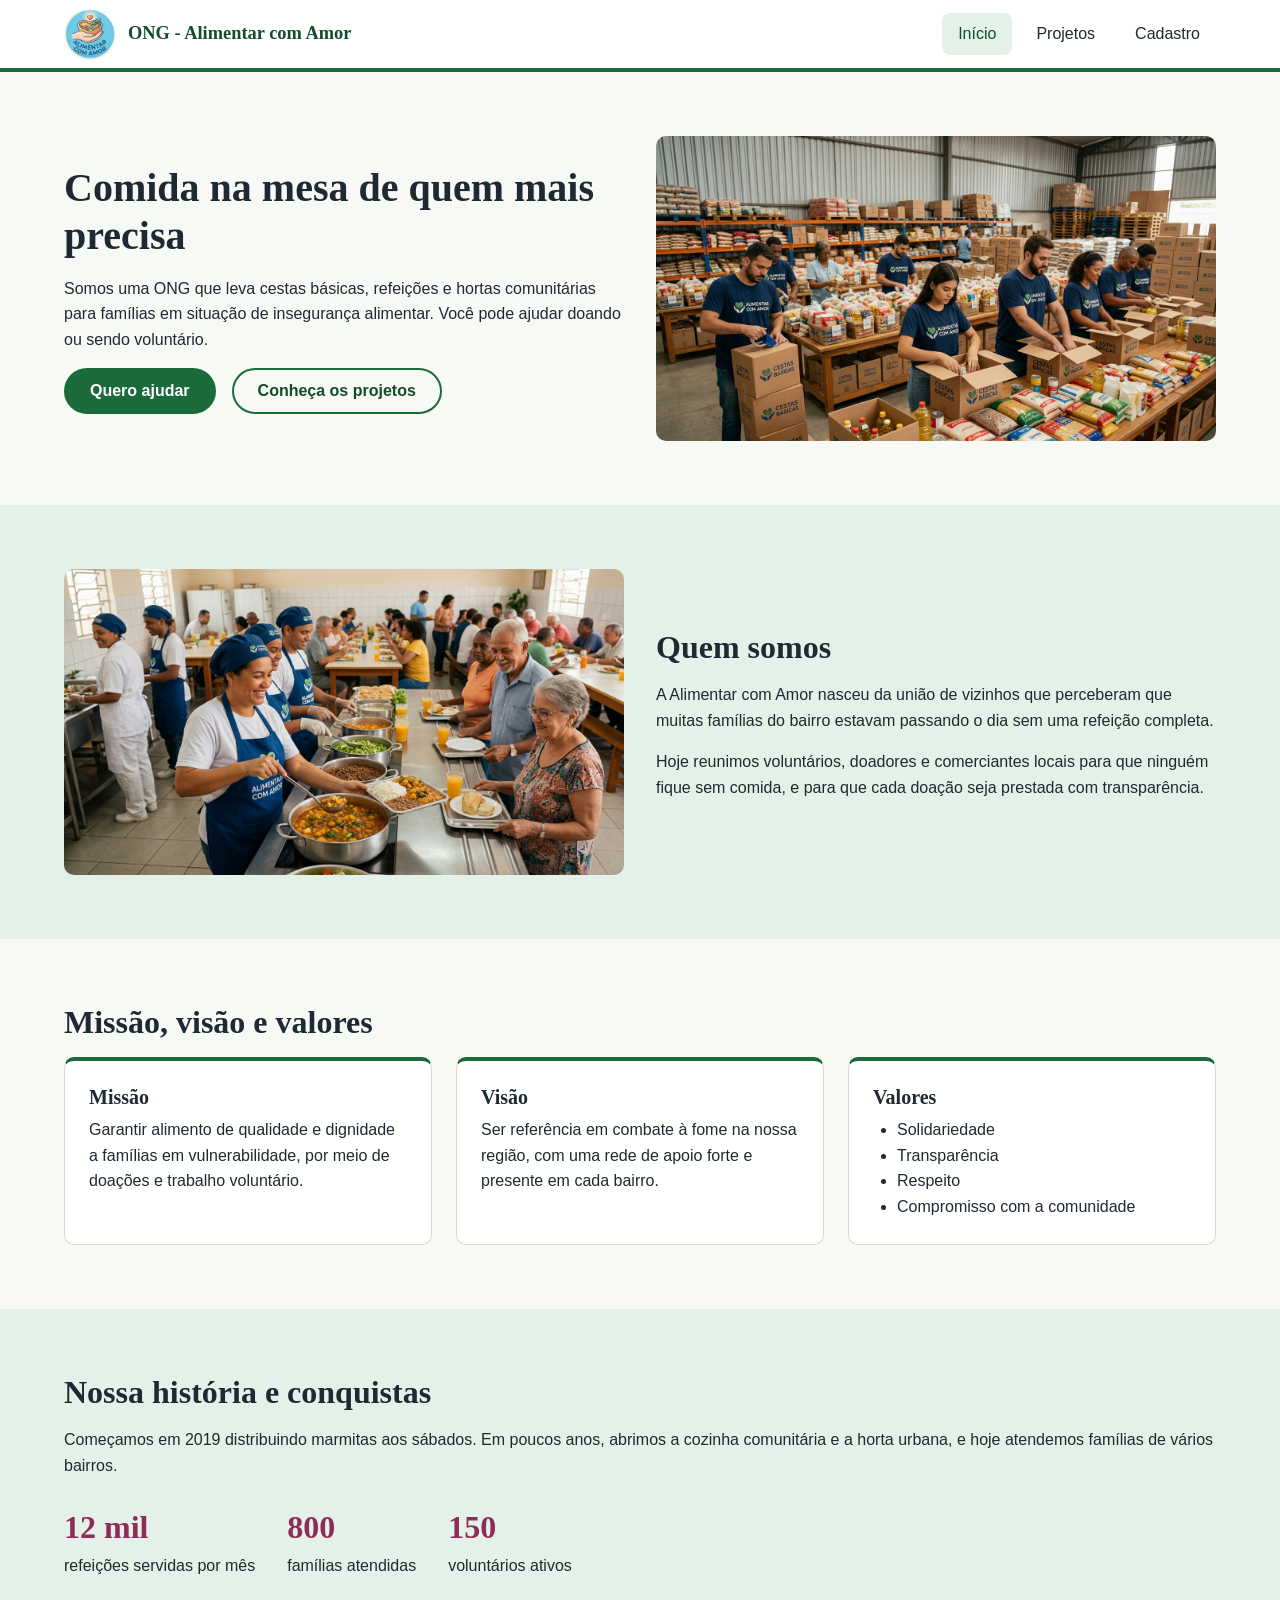
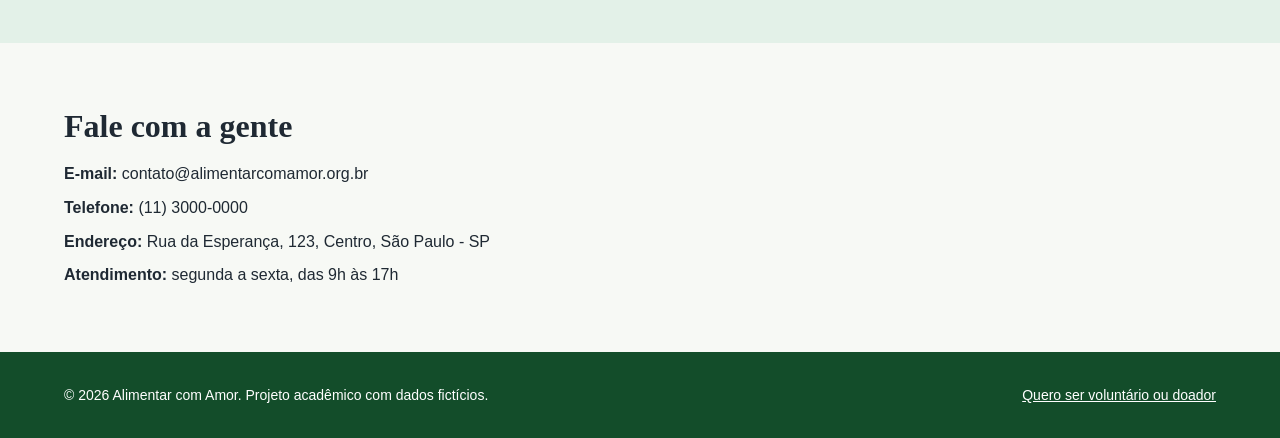
<file: index.html>
<!DOCTYPE html>
<html lang="pt-BR">
<head>
    <meta charset="UTF-8">
    <meta name="viewport" content="width=device-width, initial-scale=1.0">
    <meta name="description" content="Alimentar com Amor é uma ONG que combate a fome com cestas básicas, cozinha comunitária e horta urbana. Conheça nossa missão, nossa história e como falar com a gente.">
    <title>Página Inicial - Alimentar com Amor</title>
    <link rel="stylesheet" href="css/style.css">
</head>
<body>
    <!-- CABEÇALHO E MENU: copie este bloco igual para projetos.html e cadastro.html,
         mudando só a class="ativo" para o link da página atual -->
    <header class="topo">
        <div class="container">
            <a class="marca" href="index.html">
                <span class="logo">
                    <img src="imagens/projetos/logo.png" alt="Logo da ONG Alimentar com Amor">
                </span>
                <span>ONG - Alimentar com Amor</span>
            </a>
            <button type="button" class="hamburguer" id="botao-menu" aria-label="Abrir ou fechar o menu">&#9776;</button>
            <nav class="menu-principal" id="menu-principal">
                <ul class="menu">
                    <li><a href="index.html" class="ativo">Início</a></li>
                    <li class="tem-submenu">
                        <a href="projetos.html">Projetos</a>
                        <ul class="submenu">
                            <li><a href="projetos.html#voluntariado">Voluntariado</a></li>
                            <li><a href="projetos.html#como-doar">Como doar</a></li>
                        </ul>
                    </li>
                    <li><a href="cadastro.html">Cadastro</a></li>
                </ul>
            </nav>
        </div>
    </header>

    <main>
        <section class="secao hero">
            <div class="container">
                <div>
                    <h1>Comida na mesa de quem mais precisa</h1>
                    <p>Somos uma ONG que leva cestas básicas, refeições e hortas comunitárias para famílias em situação de insegurança alimentar. Você pode ajudar doando ou sendo voluntário.</p>
                    <div class="grupo-botoes">
                        <a class="botao" href="cadastro.html">Quero ajudar</a>
                        <a class="botao botao-sec" href="projetos.html">Conheça os projetos</a>
                    </div>
                </div>
                <picture>
                    <source srcset="imagens/index/hero.jpg" type="image/jpg">
                    <img src="imagens/index/hero.jpg" alt="Voluntários montando cestas básicas em um galpão da ONG">
                </picture>
            </div>
        </section>

        <section class="secao secao-clara quem-somos" id="quem-somos">
            <div class="container">
                <picture>
                    <source srcset="imagens/index/quem-somos.jpg" type="image/jpg">
                    <img src="imagens/index/quem-somos.jpg" alt="Equipe da cozinha comunitária servindo o almoço">
                </picture>
                <div>
                    <h2>Quem somos</h2>
                    <p>A Alimentar com Amor nasceu da união de vizinhos que perceberam que muitas famílias do bairro estavam passando o dia sem uma refeição completa.</p>
                    <p>Hoje reunimos voluntários, doadores e comerciantes locais para que ninguém fique sem comida, e para que cada doação seja prestada com transparência.</p>
                </div>
            </div>
        </section>

        <section class="secao" id="missao-visao-valores">
            <div class="container">
                <h2>Missão, visão e valores</h2>
                <div class="grade">
                    <article class="cartao col-md-6 col-lg-4">
                        <h3>Missão</h3>
                        <p>Garantir alimento de qualidade e dignidade a famílias em vulnerabilidade, por meio de doações e trabalho voluntário.</p>
                    </article>
                    <article class="cartao col-md-6 col-lg-4">
                        <h3>Visão</h3>
                        <p>Ser referência em combate à fome na nossa região, com uma rede de apoio forte e presente em cada bairro.</p>
                    </article>
                    <article class="cartao col-lg-4">
                        <h3>Valores</h3>
                        <ul>
                            <li>Solidariedade</li>
                            <li>Transparência</li>
                            <li>Respeito</li>
                            <li>Compromisso com a comunidade</li>
                        </ul>
                    </article>
                </div>
            </div>
        </section>

        <section class="secao secao-clara" id="historia">
            <div class="container">
                <h2>Nossa história e conquistas</h2>
                <p>Começamos em 2019 distribuindo marmitas aos sábados. Em poucos anos, abrimos a cozinha comunitária e a horta urbana, e hoje atendemos famílias de vários bairros.</p>
                <ul class="conquistas">
                    <li><strong>12 mil</strong> refeições servidas por mês</li>
                    <li><strong>800</strong> famílias atendidas</li>
                    <li><strong>150</strong> voluntários ativos</li>
                </ul>
            </div>
        </section>

        <section class="secao" id="contato">
            <div class="container">
                <h2>Fale com a gente</h2>
                <ul class="lista-contato">
                    <li><strong>E-mail:</strong> contato@alimentarcomamor.org.br</li>
                    <li><strong>Telefone:</strong> (11) 3000-0000</li>
                    <li><strong>Endereço:</strong> Rua da Esperança, 123, Centro, São Paulo - SP</li>
                    <li><strong>Atendimento:</strong> segunda a sexta, das 9h às 17h</li>
                </ul>
            </div>
        </section>
    </main>

    <footer class="rodape">
        <div class="container">
            <p>&copy; 2026 Alimentar com Amor. Projeto acadêmico com dados fictícios.</p>
            <p><a href="cadastro.html">Quero ser voluntário ou doador</a></p>
        </div>
    </footer>

    <script src="js/menu.js"></script>
</body>
</html>
</file>
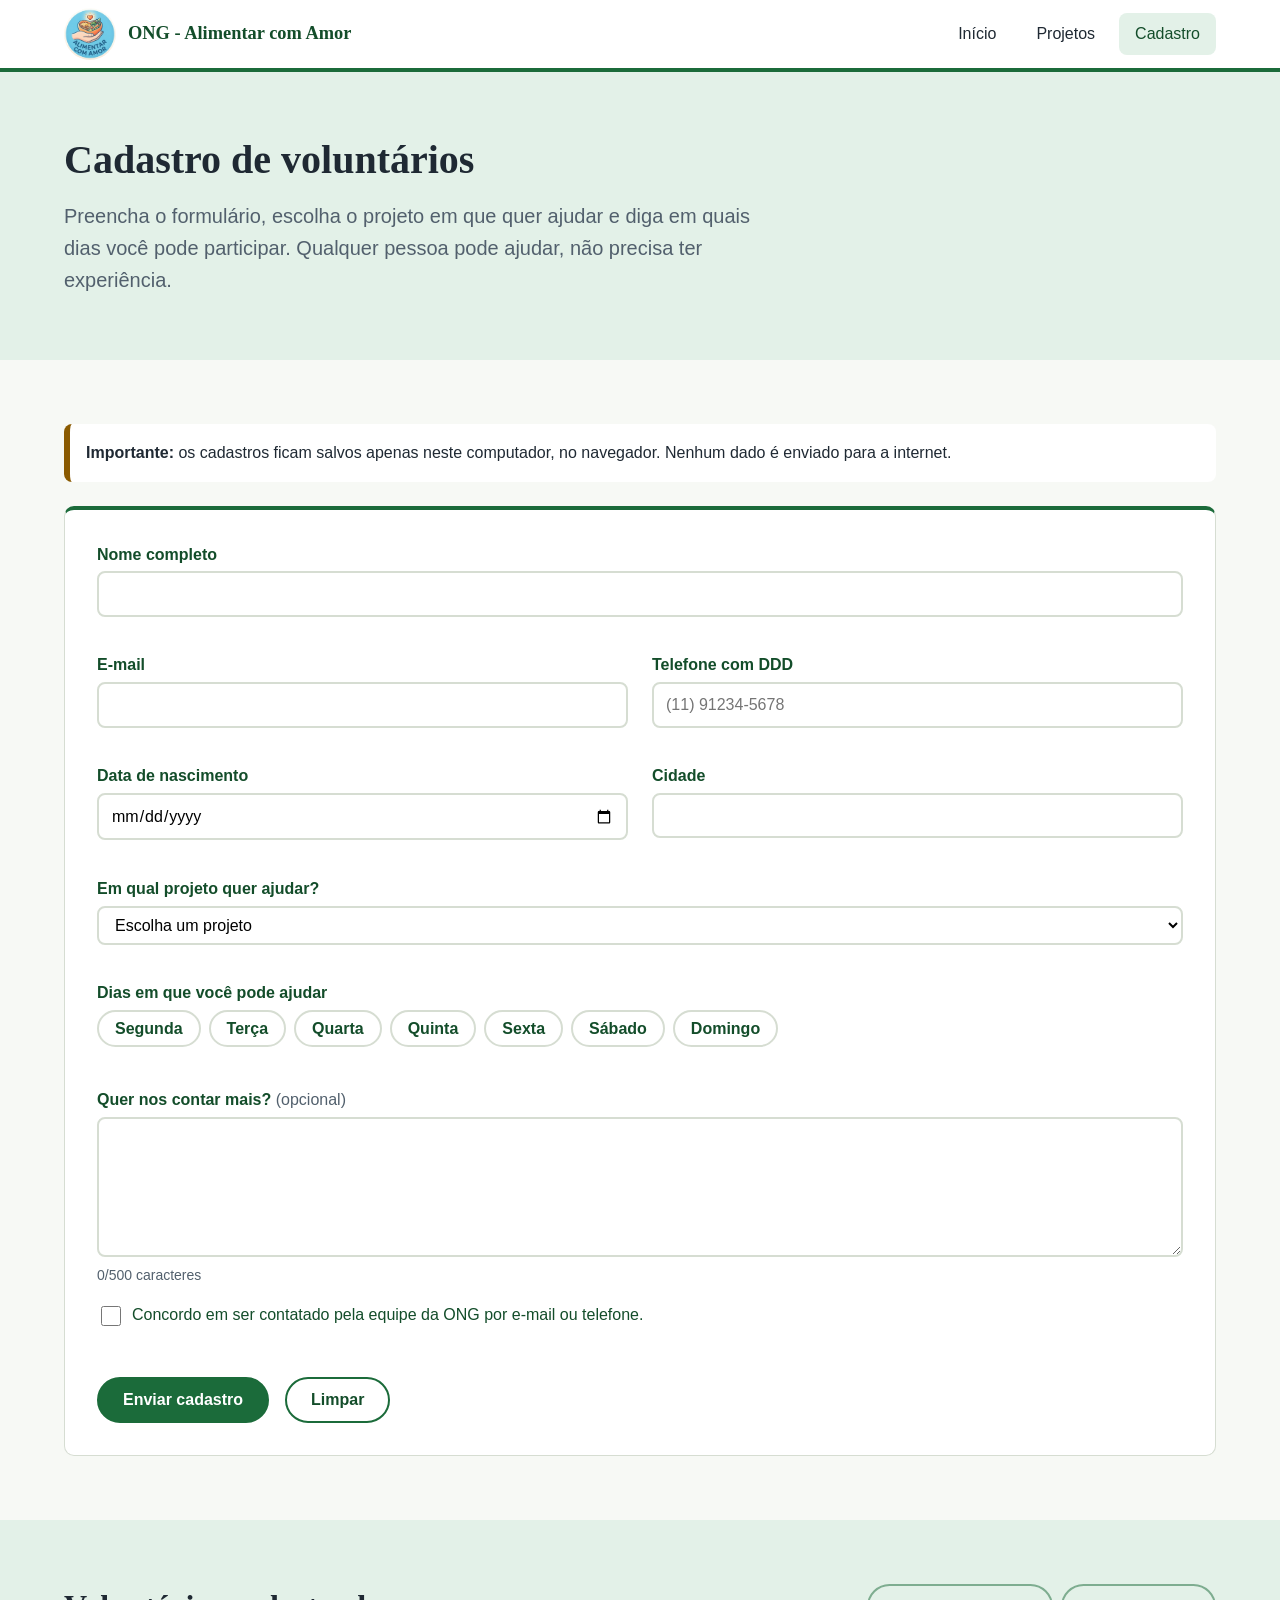
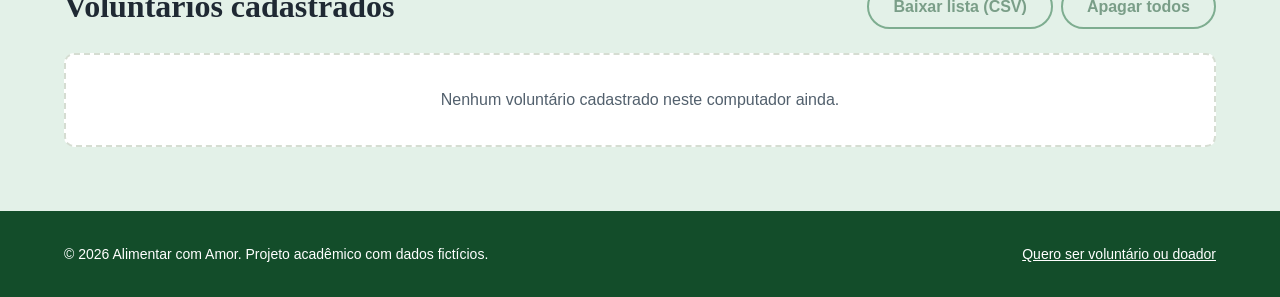
<file: cadastro.html>
<!DOCTYPE html>
<html lang="pt-BR">
<head>
    <meta charset="UTF-8">
    <meta name="viewport" content="width=device-width, initial-scale=1.0">
    <meta name="description" content="Cadastre-se como voluntário da Alimentar com Amor: escolha o projeto em que quer ajudar e os dias em que pode participar. Não precisa ter experiência.">
    <title>Cadastro - Alimentar com Amor</title>
    <link rel="stylesheet" href="css/style.css">
    <link rel="stylesheet" href="css/cadastro.css">
</head>
<body>
    <!-- CABEÇALHO E MENU: igual ao do index.html (só muda o class="ativo") -->
    <header class="topo">
        <div class="container">
            <a class="marca" href="index.html">
                <span class="logo">
                    <img src="imagens/projetos/logo.png" alt="Logo da ONG Alimentar com Amor">
                </span>
                <span>ONG - Alimentar com Amor</span>
            </a>
            <button type="button" class="hamburguer" id="botao-menu" aria-label="Abrir ou fechar o menu">&#9776;</button>
            <nav class="menu-principal" id="menu-principal">
                <ul class="menu">
                    <li><a href="index.html">Início</a></li>
                    <li class="tem-submenu">
                        <a href="projetos.html">Projetos</a>
                        <ul class="submenu">
                            <li><a href="projetos.html#voluntariado">Voluntariado</a></li>
                            <li><a href="projetos.html#como-doar">Como doar</a></li>
                        </ul>
                    </li>
                    <li><a href="cadastro.html" class="ativo">Cadastro</a></li>
                </ul>
            </nav>
        </div>
    </header>

    <main>

        <!-- Apresentação -->
        <section class="secao secao-clara">
            <div class="container">
                <h1>Cadastro de voluntários</h1>
                <p class="introducao">Preencha o formulário, escolha o projeto em que quer ajudar e diga em quais dias você pode participar. Qualquer pessoa pode ajudar, não precisa ter experiência.</p>
            </div>
        </section>

        <!-- Formulário -->
        <section class="secao" id="formulario">
            <div class="container">
                <p class="alerta alerta-aviso"><strong>Importante:</strong> os cadastros ficam salvos apenas neste computador, no navegador. Nenhum dado é enviado para a internet.</p>

                <form class="cartao formulario" id="form-cadastro" novalidate>
                    <div class="formulario-grade">

                        <div class="campo campo-largo">
                            <label for="nome">Nome completo</label>
                            <input type="text" id="nome" name="nome" autocomplete="name" maxlength="100" required aria-describedby="erro-nome">
                            <p class="erro-campo" id="erro-nome" role="alert"></p>
                        </div>

                        <div class="campo">
                            <label for="email">E-mail</label>
                            <input type="email" id="email" name="email" autocomplete="email" maxlength="120" required aria-describedby="erro-email">
                            <p class="erro-campo" id="erro-email" role="alert"></p>
                        </div>

                        <div class="campo">
                            <label for="telefone">Telefone com DDD</label>
                            <input type="tel" id="telefone" name="telefone" autocomplete="tel" inputmode="numeric" placeholder="(11) 91234-5678" maxlength="15" required aria-describedby="erro-telefone">
                            <p class="erro-campo" id="erro-telefone" role="alert"></p>
                        </div>

                        <div class="campo">
                            <label for="nascimento">Data de nascimento</label>
                            <input type="date" id="nascimento" name="nascimento" autocomplete="bday" required aria-describedby="erro-nascimento">
                            <p class="erro-campo" id="erro-nascimento" role="alert"></p>
                        </div>

                        <div class="campo">
                            <label for="cidade">Cidade</label>
                            <input type="text" id="cidade" name="cidade" autocomplete="address-level2" maxlength="80" required aria-describedby="erro-cidade">
                            <p class="erro-campo" id="erro-cidade" role="alert"></p>
                        </div>

                        <div class="campo campo-largo">
                            <label for="projeto">Em qual projeto quer ajudar?</label>
                            <select id="projeto" name="projeto" required aria-describedby="erro-projeto">
                                <option value="">Escolha um projeto</option>
                                <option value="Cestas básicas">Cestas básicas</option>
                                <option value="Cozinha comunitária">Cozinha comunitária</option>
                                <option value="Horta urbana">Horta urbana</option>
                                <option value="Onde mais precisar">Onde mais precisar</option>
                            </select>
                            <p class="erro-campo" id="erro-projeto" role="alert"></p>
                        </div>

                        <fieldset class="campo campo-largo" aria-describedby="erro-dias">
                            <legend>Dias em que você pode ajudar</legend>
                            <div class="opcoes">
                                <label class="opcao"><input type="checkbox" name="dias" value="Segunda"><span>Segunda</span></label>
                                <label class="opcao"><input type="checkbox" name="dias" value="Terça"><span>Terça</span></label>
                                <label class="opcao"><input type="checkbox" name="dias" value="Quarta"><span>Quarta</span></label>
                                <label class="opcao"><input type="checkbox" name="dias" value="Quinta"><span>Quinta</span></label>
                                <label class="opcao"><input type="checkbox" name="dias" value="Sexta"><span>Sexta</span></label>
                                <label class="opcao"><input type="checkbox" name="dias" value="Sábado"><span>Sábado</span></label>
                                <label class="opcao"><input type="checkbox" name="dias" value="Domingo"><span>Domingo</span></label>
                            </div>
                            <p class="erro-campo" id="erro-dias" role="alert"></p>
                        </fieldset>

                        <div class="campo campo-largo">
                            <label for="mensagem">Quer nos contar mais? <span class="opcional">(opcional)</span></label>
                            <textarea id="mensagem" name="mensagem" maxlength="500" rows="4"></textarea>
                            <p class="ajuda"><span id="contador">0</span>/500 caracteres</p>
                        </div>

                        <div class="campo campo-largo">
                            <label class="aceite" for="aceite">
                                <input type="checkbox" id="aceite" name="aceite" aria-describedby="erro-aceite">
                                <span>Concordo em ser contatado pela equipe da ONG por e-mail ou telefone.</span>
                            </label>
                            <p class="erro-campo" id="erro-aceite" role="alert"></p>
                        </div>
                    </div>

                    <div class="formulario-acoes">
                        <button type="submit" class="botao">Enviar cadastro</button>
                        <button type="reset" class="botao botao-sec" id="botao-limpar">Limpar</button>
                        <p class="mensagem" id="mensagem-cadastro" role="status" aria-live="polite"></p>
                    </div>
                </form>
            </div>
        </section>

        <!-- Lista de cadastrados -->
        <section class="secao secao-clara" id="cadastrados">
            <div class="container">
                <div class="lista-topo">
                    <h2>Voluntários cadastrados <span id="total"></span></h2>
                    <div class="lista-botoes">
                        <button type="button" class="botao botao-sec" id="botao-csv">Baixar lista (CSV)</button>
                        <button type="button" class="botao botao-sec" id="botao-apagar-tudo">Apagar todos</button>
                    </div>
                </div>

                <p class="lista-vazia" id="lista-vazia">Nenhum voluntário cadastrado neste computador ainda.</p>
                <ul class="voluntarios" id="lista-voluntarios"></ul>
            </div>
        </section>

    </main>

    <footer class="rodape">
        <div class="container">
            <p>&copy; 2026 Alimentar com Amor. Projeto acadêmico com dados fictícios.</p>
            <p><a href="cadastro.html">Quero ser voluntário ou doador</a></p>
        </div>
    </footer>

    <script src="js/menu.js"></script>
    <script src="js/cadastro.js"></script>
</body>
</html>
</file>
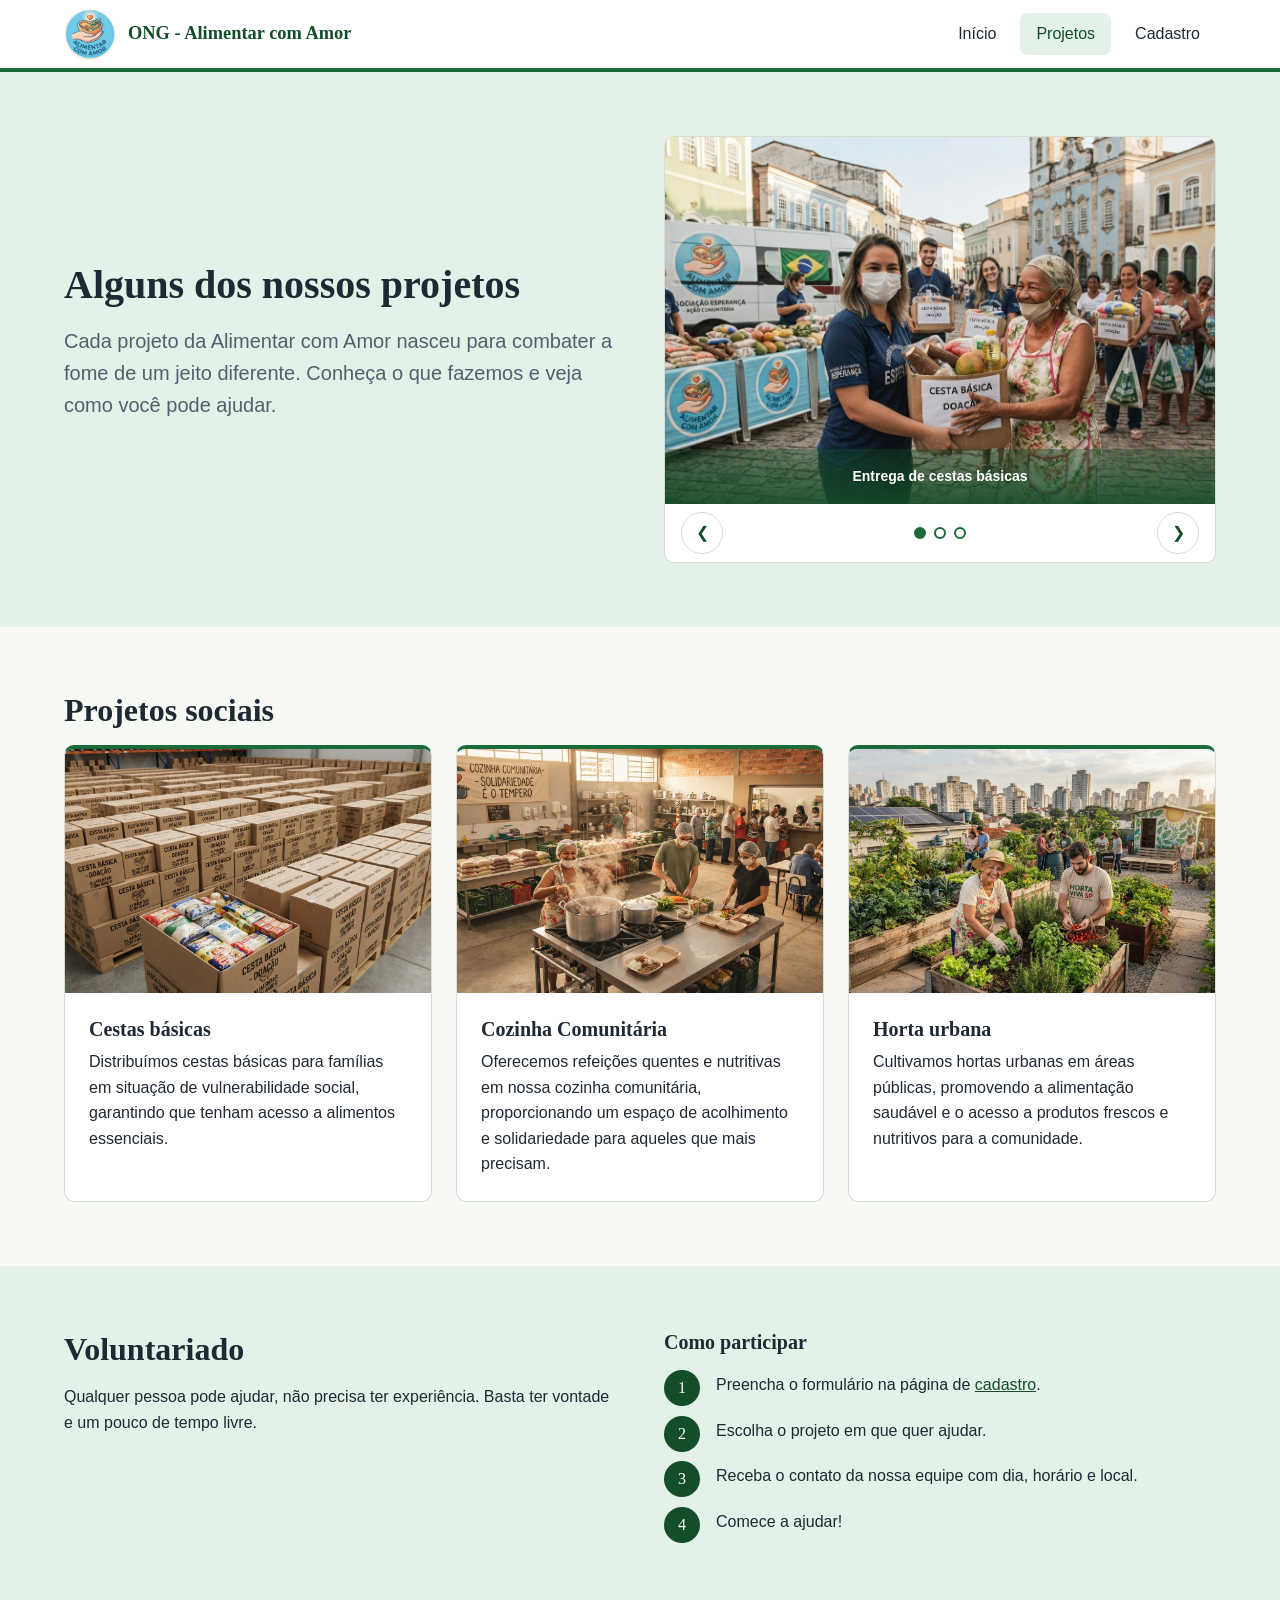
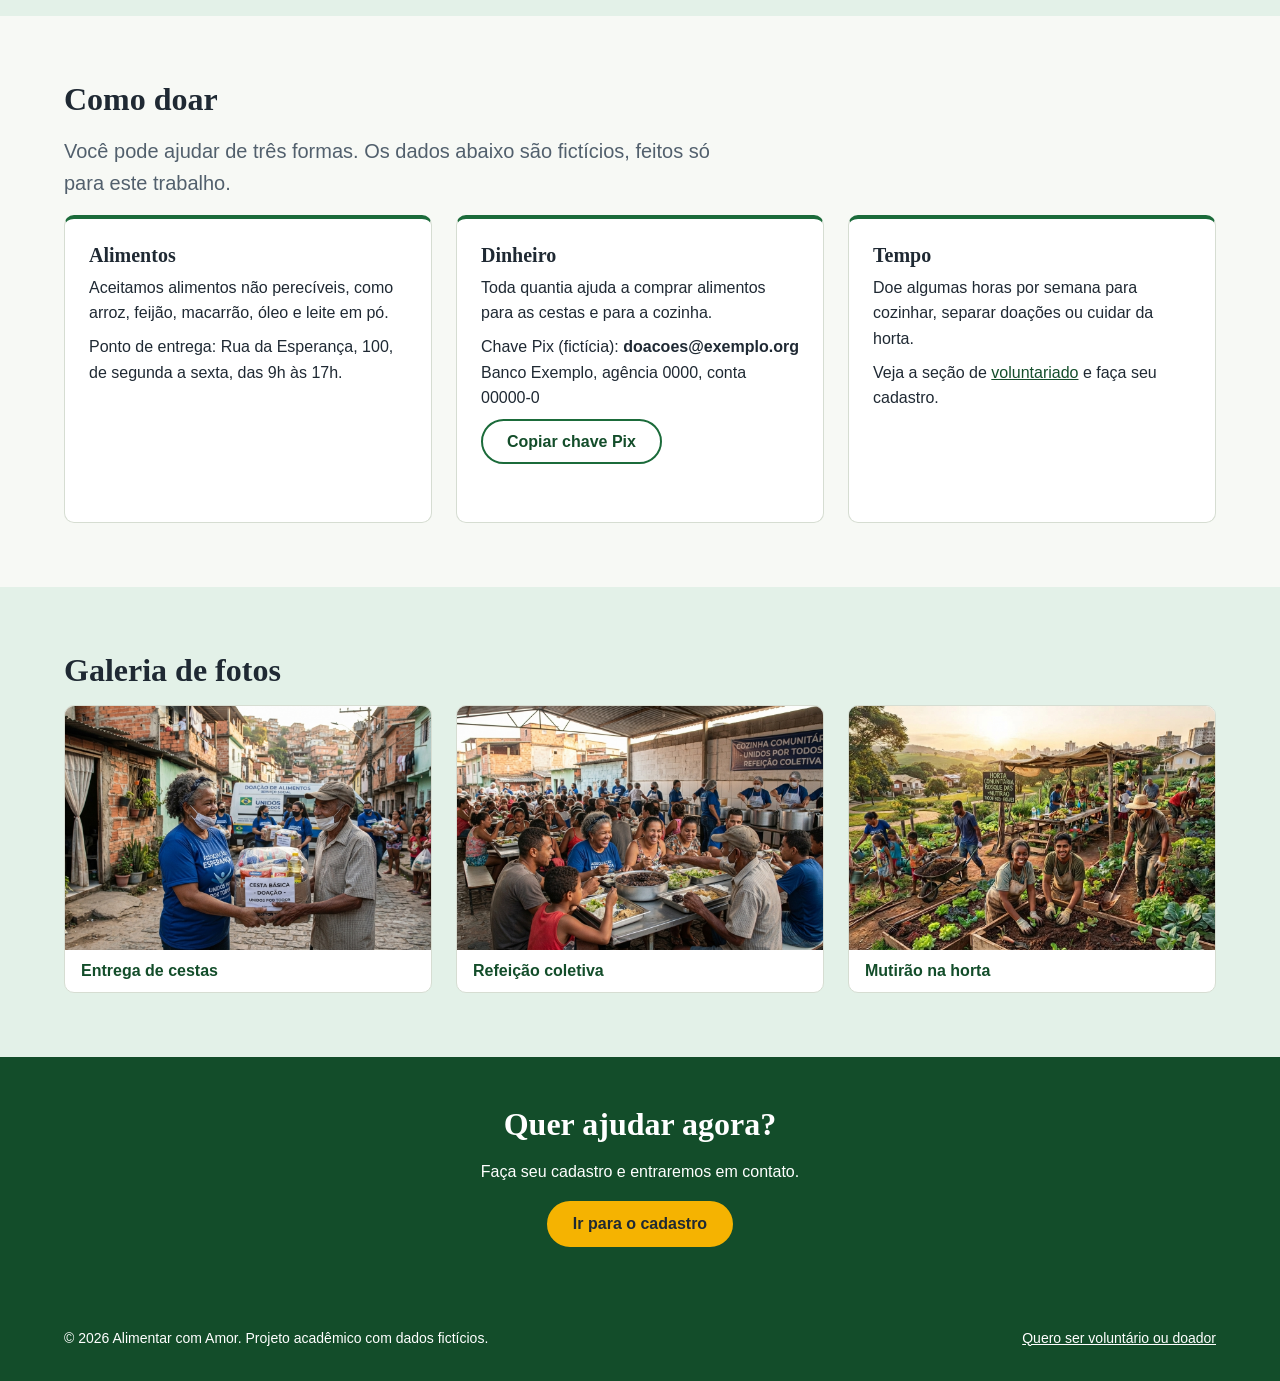
<file: projetos.html>
<!DOCTYPE html>
<html lang="pt-BR">
<head>
    <meta charset="UTF-8">
    <meta name="viewport" content="width=device-width, initial-scale=1.0">
    <meta name="description" content="Conheça os projetos sociais da Alimentar com Amor: cestas básicas, cozinha comunitária e horta urbana. Veja como ser voluntário e como doar alimentos, dinheiro ou tempo.">
    <title>Projetos - Alimentar com Amor</title>
    <link rel="stylesheet" href="css/style.css">
    <link rel="stylesheet" href="css/projetos.css">
</head>
<body>
    <!-- CABEÇALHO E MENU: igual ao do index.html (só muda o class="ativo") -->
    <header class="topo">
        <div class="container">
            <a class="marca" href="index.html">
                <span class="logo">
                    <img src="imagens/projetos/logo.png" alt="Logo da ONG Alimentar com Amor">
                </span>
                <span>ONG - Alimentar com Amor</span>
            </a>

            <button type="button" class="hamburguer" id="botao-menu" aria-label="Abrir ou fechar o menu">&#9776;</button>
            <nav class="menu-principal" id="menu-principal">
                <ul class="menu">
                    <li><a href="index.html">Início</a></li>
                    <li class="tem-submenu">
                        <a href="projetos.html" class="ativo">Projetos</a>
                        <ul class="submenu">
                            <li><a href="projetos.html#voluntariado">Voluntariado</a></li>
                            <li><a href="projetos.html#como-doar">Como doar</a></li>
                        </ul>
                    </li>
                    <li><a href="cadastro.html">Cadastro</a></li>
                </ul>
            </nav>
        </div>
    </header>

    <main>

        <!-- Apresentação + carrossel -->
        <section class="secao secao-clara">
            <div class="container apresentacao-grade">
                <div>
                    <h1>Alguns dos nossos projetos</h1>
                    <p class="introducao">Cada projeto da Alimentar com Amor nasceu para combater a fome de um jeito diferente. Conheça o que fazemos e veja como você pode ajudar.</p>
                </div>

                <!-- Carrossel simples: o JavaScript troca os slides -->
                <div class="carrossel" id="carrossel" role="region" aria-label="Fotos dos projetos">
                    <div class="carrossel-slides">
                        <figure class="slide ativo">
                            <img src="imagens/projetos/volun2.jpeg" alt="Voluntários na entrega de cestas básicas">
                            <span class="legenda">Entrega de cestas básicas</span>
                        </figure>
                        <figure class="slide">
                            <img src="imagens/projetos/volun.jpeg" alt="Cestas básicas">
                            <span class="legenda">Doação de alimentos</span>
                        </figure>
                        <figure class="slide">
                            <img src="imagens/projetos/volun1.jpeg" alt="Cozinha comunitária">
                            <span class="legenda">Cozinha comunitária</span>
                        </figure>
                    </div>

                    <div class="carrossel-controles">
                        <button type="button" class="carrossel-botao" id="slide-anterior" aria-label="Foto anterior">&#10094;</button>
                        <div class="carrossel-pontos" id="slide-pontos">
                            <button type="button" class="ponto ativo" aria-label="Ir para a foto 1"></button>
                            <button type="button" class="ponto" aria-label="Ir para a foto 2"></button>
                            <button type="button" class="ponto" aria-label="Ir para a foto 3"></button>
                        </div>
                        <button type="button" class="carrossel-botao" id="slide-proximo" aria-label="Próxima foto">&#10095;</button>
                    </div>
                </div>
            </div>
        </section>

        <!-- Projetos sociais -->
        <section class="secao">
            <div class="container">
                <h2>Projetos sociais</h2>
                <div class="grade">
                    <article class="cartao cartao-img col-md-6 col-lg-4">
                        <img src="imagens/projetos/basica.jpeg" width="600" height="400" loading="lazy" alt="Cestas básicas organizadas para entrega">
                        <div class="cartao-texto">
                            <h3>Cestas básicas</h3>
                            <p>Distribuímos cestas básicas para famílias em situação de vulnerabilidade social, garantindo que tenham acesso a alimentos essenciais.</p>
                        </div>
                    </article>

                    <article class="cartao cartao-img col-md-6 col-lg-4">
                        <img src="imagens/projetos/comuni.jpeg" width="600" height="400" loading="lazy" alt="Voluntários preparando refeições em uma cozinha comunitária">
                        <div class="cartao-texto">
                            <h3>Cozinha Comunitária</h3>
                            <p>Oferecemos refeições quentes e nutritivas em nossa cozinha comunitária, proporcionando um espaço de acolhimento e solidariedade para aqueles que mais precisam.</p>
                        </div>
                    </article>

                    <article class="cartao cartao-img col-lg-4">
                        <img src="imagens/projetos/urbana.jpeg" width="600" height="400" loading="lazy" alt="Horta urbana cultivada em área pública">
                        <div class="cartao-texto">
                            <h3>Horta urbana</h3>
                            <p>Cultivamos hortas urbanas em áreas públicas, promovendo a alimentação saudável e o acesso a produtos frescos e nutritivos para a comunidade.</p>
                        </div>
                    </article>
                </div>
            </div>
        </section>

        <!-- Voluntariado -->
        <section class="secao secao-clara" id="voluntariado">
            <div class="container voluntariado-grade">
                <div>
                    <h2>Voluntariado</h2>
                    <p>Qualquer pessoa pode ajudar, não precisa ter experiência. Basta ter vontade e um pouco de tempo livre.</p>
                </div>
                <div>
                    <h3>Como participar</h3>
                    <ol class="passos">
                        <li>Preencha o formulário na página de <a href="cadastro.html">cadastro</a>.</li>
                        <li>Escolha o projeto em que quer ajudar.</li>
                        <li>Receba o contato da nossa equipe com dia, horário e local.</li>
                        <li>Comece a ajudar!</li>
                    </ol>
                </div>
            </div>
        </section>

        <!-- Como doar -->
        <section class="secao" id="como-doar">
            <div class="container">
                <h2>Como doar</h2>
                <p class="introducao">Você pode ajudar de três formas. Os dados abaixo são fictícios, feitos só para este trabalho.</p>

                <div class="grade">
                    <article class="cartao col-md-6 col-lg-4">
                        <h3>Alimentos</h3>
                        <p>Aceitamos alimentos não perecíveis, como arroz, feijão, macarrão, óleo e leite em pó.</p>
                        <p>Ponto de entrega: Rua da Esperança, 100, de segunda a sexta, das 9h às 17h.</p>
                    </article>

                    <article class="cartao col-md-6 col-lg-4">
                        <h3>Dinheiro</h3>
                        <p>Toda quantia ajuda a comprar alimentos para as cestas e para a cozinha.</p>
                        <p>Chave Pix (fictícia): <strong id="chave-pix">doacoes@exemplo.org</strong><br>Banco Exemplo, agência 0000, conta 00000-0</p>
                        <button type="button" class="botao botao-sec" id="botao-copiar">Copiar chave Pix</button>
                        <p class="mensagem" id="mensagem-pix" role="status" aria-live="polite"></p>
                    </article>

                    <article class="cartao col-lg-4">
                        <h3>Tempo</h3>
                        <p>Doe algumas horas por semana para cozinhar, separar doações ou cuidar da horta.</p>
                        <p>Veja a seção de <a href="#voluntariado">voluntariado</a> e faça seu cadastro.</p>
                    </article>
                </div>
            </div>
        </section>

        <!-- Galeria de fotos -->
        <section class="secao secao-clara" id="galeria">
            <div class="container">
                <h2>Galeria de fotos</h2>
                <div class="grade galeria">
                    <figure class="col-md-6 col-lg-4">
                        <img src="imagens/projetos/voluntario1.jpeg" width="600" height="400" loading="lazy" alt="Voluntários entregando cestas básicas a uma família">
                        <figcaption>Entrega de cestas</figcaption>
                    </figure>

                    <figure class="col-md-6 col-lg-4">
                        <img src="imagens/projetos/refeicao.jpeg" width="600" height="400" loading="lazy" alt="Pessoas almoçando juntas na cozinha comunitária">
                        <figcaption>Refeição coletiva</figcaption>
                    </figure>

                    <figure class="col-lg-4">
                        <img src="imagens/projetos/multi.jpeg" width="600" height="400" loading="lazy" alt="Voluntários plantando mudas na horta urbana">
                        <figcaption>Mutirão na horta</figcaption>
                    </figure>
                </div>
            </div>
        </section>

        <!-- Chamada final -->
        <aside class="destaque">
            <div class="container">
                <h2>Quer ajudar agora?</h2>
                <p>Faça seu cadastro e entraremos em contato.</p>
                <p><a class="botao" href="cadastro.html">Ir para o cadastro</a></p>
            </div>
        </aside>

    </main>

    <footer class="rodape">
        <div class="container">
            <p>&copy; 2026 Alimentar com Amor. Projeto acadêmico com dados fictícios.</p>
            <p><a href="cadastro.html">Quero ser voluntário ou doador</a></p>
        </div>
    </footer>

    <script src="js/menu.js"></script>
    <script src="js/projetos.js"></script>
</body>
</html>
</file>
<file: css/style.css>
/* =========================================================
   style.css | Alimentar com Amor (CSS global das 3 páginas)
   Breakpoints mobile-first: 480px · 768px · 1024px · 1280px · 1536px
   ========================================================= */

/* ---------- 1. DESIGN SYSTEM (variáveis) ---------- */
:root {
  /* Cores: primárias, secundárias, neutras e de estado (15) */
  --cor-primaria: #1b6b3a;
  --cor-primaria-escura: #134d2a;
  --cor-primaria-clara: #e3f1e8;
  --cor-secundaria: #8e2c57;
  --cor-secundaria-escura: #6b1f41;
  --cor-destaque: #f5b301;
  --cor-fundo: #f7f9f5;
  --cor-superficie: #ffffff;
  --cor-borda: #d6ddd2;
  --cor-texto: #1f2933;
  --cor-texto-suave: #52606d;
  --cor-sucesso: #157347;
  --cor-erro: #b42318;
  --cor-aviso: #8a5a00;
  --cor-foco: #0b5fff;

  /* Tipografia: 6 tamanhos */
  --fonte-titulo: Georgia, "Times New Roman", serif;
  --fonte-texto: Arial, Helvetica, sans-serif;
  --fs-300: 0.875rem;
  --fs-400: 1rem;
  --fs-500: 1.25rem;
  --fs-600: 1.563rem;
  --fs-700: 2rem;
  --fs-800: 2.5rem;

  /* Espaçamento modular */
  --esp-1: 8px;
  --esp-2: 16px;
  --esp-3: 24px;
  --esp-4: 32px;
  --esp-5: 48px;
  --esp-6: 64px;
}

/* ---------- 2. BASE ---------- */
* { box-sizing: border-box; }

body {
  margin: 0;
  font-family: var(--fonte-texto);
  font-size: var(--fs-400);
  line-height: 1.6;
  color: var(--cor-texto);
  background: var(--cor-fundo);
  /* Grid da estrutura geral da página */
  display: grid;
  grid-template-areas: "topo" "conteudo" "rodape";
  grid-template-rows: auto 1fr auto;
  min-height: 100vh;
}
.topo { grid-area: topo; }
main { grid-area: conteudo; }
.rodape { grid-area: rodape; }

img { max-width: 100%; height: auto; display: block; }

h1, h2, h3 { font-family: var(--fonte-titulo); line-height: 1.2; margin: 0 0 var(--esp-2); }
h1 { font-size: var(--fs-700); }
h2 { font-size: var(--fs-600); }
h3 { font-size: var(--fs-500); }
p { margin: 0 0 var(--esp-2); }
a { color: var(--cor-primaria-escura); }

/* Foco visível para quem navega pelo teclado */
:focus { outline: 3px solid var(--cor-foco); outline-offset: 3px; }

/* ---------- 3. LAYOUT: container, seções e grade de 12 colunas ---------- */
.container { width: 100%; max-width: 1100px; margin: 0 auto; padding: 0 var(--esp-2); }
.secao { padding: var(--esp-5) 0; }
.secao-clara { background: var(--cor-primaria-clara); }

.grade {
  display: grid;
  grid-template-columns: repeat(12, 1fr);
  gap: var(--esp-3);
}
.grade > * { grid-column: span 12; }

/* ---------- 4. CABEÇALHO E MENU ---------- */
.topo {
  position: relative;
  z-index: 100;
  background: var(--cor-superficie);
  border-bottom: 4px solid var(--cor-primaria);
}
.topo .container {
  display: flex;
  align-items: center;
  justify-content: space-between;
  padding-top: var(--esp-1);
  padding-bottom: var(--esp-1);
}
.logo {
    width: 52px;
    height: 52px;
    border-radius: 50%;
    overflow: hidden;
    flex-shrink: 0;
    background: var(--cor-superficie);
}

.logo img {
    width: 100%;
    height: 100%;
    object-fit: cover;
    transform: scale(1.3);
}

.marca {
    display: flex;
    align-items: center;
    gap: 0.75rem;
    text-decoration: none;
    color: var(--cor-primaria-escura);
    font-family: var(--fonte-titulo);
    font-weight: 600;
    font-size: 1.15rem;
    white-space: nowrap;
}

/* Botão hambúrguer (só aparece no celular) */
.hamburguer {
  position: relative;
  z-index: 2;
  padding: var(--esp-1) var(--esp-2);
  font-size: var(--fs-600);
  line-height: 1;
  color: var(--cor-primaria-escura);
  background: none;
  border: 2px solid var(--cor-primaria);
  border-radius: 8px;
  cursor: pointer;
}

/* No celular o menu é um painel lateral que desliza (classe .aberto) */
.menu-principal {
  position: fixed;
  top: 0;
  left: 0;
  z-index: 1;
  width: 250px;
  height: 100vh;
  padding: var(--esp-6) var(--esp-2) var(--esp-2);
  background: var(--cor-primaria-escura);
  transform: translateX(-100%);
  visibility: hidden;
  transition: transform 0.3s ease, visibility 0.3s;
}
.menu-principal.aberto { transform: translateX(0); visibility: visible; }
.menu-principal :focus { outline-color: #fff; }

.menu, .submenu { list-style: none; margin: 0; padding: 0; }
.submenu { padding-left: var(--esp-2); }
.menu a {
  display: block;
  padding: var(--esp-1) var(--esp-2);
  color: #fff;
  text-decoration: none;
  border-radius: 8px;
  transition: background 0.2s;
}
.menu a:hover, .menu a.ativo { background: var(--cor-primaria); }

/* ---------- 5. COMPONENTES ---------- */
/* Botões: hover, focus (regra global), active e disabled */
.botao {
  display: inline-block;
  padding: var(--esp-1) var(--esp-3);
  font: inherit;
  font-weight: bold;
  text-align: center;
  text-decoration: none;
  color: #fff;
  background: var(--cor-primaria);
  border: 2px solid var(--cor-primaria);
  border-radius: 999px;
  cursor: pointer;
  transition: background 0.2s;
}
.botao:hover { background: var(--cor-primaria-escura); border-color: var(--cor-primaria-escura); }
.botao:active { transform: translateY(1px); }
.botao:disabled { opacity: 0.5; cursor: not-allowed; }
.botao-sec { color: var(--cor-primaria-escura); background: transparent; }
.botao-sec:hover { color: var(--cor-primaria-escura); background: var(--cor-primaria-clara); }
.grupo-botoes { display: flex; flex-wrap: wrap; gap: var(--esp-2); }
.grupo-botoes .botao { flex: 1 1 100%; }

/* Cards (flexbox por dentro) */
.cartao {
  display: flex;
  flex-direction: column;
  gap: var(--esp-1);
  padding: var(--esp-3);
  background: var(--cor-superficie);
  border: 1px solid var(--cor-borda);
  border-top: 4px solid var(--cor-primaria);
  border-radius: 10px;
}
.cartao h3, .cartao p, .cartao ul { margin: 0; }
.cartao ul { padding-left: var(--esp-3); }

/* Badges e tags */
.badge, .tag {
  display: inline-block;
  padding: 2px var(--esp-1);
  font-size: var(--fs-300);
  font-weight: bold;
  color: var(--cor-primaria-escura);
  background: var(--cor-primaria-clara);
  border-radius: 999px;
}
.tag { color: var(--cor-secundaria-escura); background: #f6e3ec; }

/* Feedback: alertas, toast e modal (toast e modal abrem com a classe .aberto) */
.alerta {
  padding: var(--esp-2);
  background: var(--cor-superficie);
  border-left: 6px solid var(--cor-borda);
  border-radius: 8px;
}
.alerta-sucesso { border-color: var(--cor-sucesso); }
.alerta-erro { border-color: var(--cor-erro); }
.alerta-aviso { border-color: var(--cor-aviso); }

.toast {
  position: fixed;
  right: var(--esp-2);
  bottom: var(--esp-2);
  max-width: 320px;
  padding: var(--esp-2);
  color: #fff;
  background: var(--cor-texto);
  border-radius: 8px;
  transform: translateY(200%);
  transition: transform 0.3s ease;
}
.toast.aberto { transform: translateY(0); }

.modal {
  position: fixed;
  top: 0;
  left: 0;
  z-index: 2000;
  display: none;
  align-items: center;
  justify-content: center;
  width: 100%;
  height: 100%;
  background: rgba(0, 0, 0, 0.6);
}
.modal.aberto { display: flex; }
.modal-caixa {
  width: 90%;
  max-width: 480px;
  padding: var(--esp-4);
  background: var(--cor-superficie);
  border-radius: 10px;
}

/* Base de formulário (cadastro.css complementa) */
fieldset { margin: 0 0 var(--esp-3); padding: var(--esp-3); border: 1px solid var(--cor-borda); border-radius: 10px; }
legend { padding: 0 var(--esp-1); font-weight: bold; }
label { display: block; margin-bottom: 4px; font-weight: bold; }
input, select {
  width: 100%;
  padding: var(--esp-1) 12px;
  font: inherit;
  background: var(--cor-superficie);
  border: 2px solid var(--cor-borda);
  border-radius: 8px;
}
input:valid, select:valid { border-color: var(--cor-sucesso); }
input:focus:invalid, select:focus:invalid { border-color: var(--cor-erro); }

/* ---------- 6. SEÇÕES DA HOME ---------- */
.hero .container, .quem-somos .container { display: grid; gap: var(--esp-4); align-items: center; }
.hero img, .quem-somos img { width: 100%; border-radius: 10px; }

.conquistas { display: flex; flex-wrap: wrap; gap: var(--esp-4); margin: var(--esp-3) 0 0; padding: 0; list-style: none; }
.conquistas strong { display: block; font-family: var(--fonte-titulo); font-size: var(--fs-700); color: var(--cor-secundaria); }
.lista-contato { display: grid; gap: var(--esp-1); margin: 0; padding: 0; list-style: none; }

/* ---------- 7. RODAPÉ ---------- */
.rodape { padding: var(--esp-4) 0; font-size: var(--fs-300); color: #fff; background: var(--cor-primaria-escura); }
.rodape .container { display: flex; flex-wrap: wrap; gap: var(--esp-2); justify-content: space-between; }
.rodape a { color: #fff; }
.rodape :focus { outline-color: #fff; }
.rodape p { margin: 0; }

/* ---------- 8. BREAKPOINTS (mobile-first) ---------- */
/* 480px: botões deixam de ocupar a linha toda */
@media (min-width: 480px) {
  .grupo-botoes .botao { flex: 0 0 auto; }
}

/* 768px: menu horizontal com dropdown, 2 colunas na grade */
@media (min-width: 768px) {
  .container { padding: 0 var(--esp-3); }
  h1 { font-size: var(--fs-800); }
  h2 { font-size: var(--fs-700); }

  .hamburguer { display: none; }
  .menu-principal {
    position: static;
    width: auto;
    height: auto;
    padding: 0;
    background: none;
    transform: none;
    visibility: visible;
  }
  .menu-principal :focus { outline-color: var(--cor-foco); }
  .menu { display: flex; gap: var(--esp-1); }
  .menu a { color: var(--cor-texto); }
  .menu a:hover, .menu a.ativo { color: var(--cor-primaria-escura); background: var(--cor-primaria-clara); }

  .tem-submenu { position: relative; }
  .submenu {
    display: none;
    position: absolute;
    top: 100%;
    left: 0;
    min-width: 200px;
    padding: var(--esp-1);
    background: var(--cor-superficie);
    border: 1px solid var(--cor-borda);
    border-radius: 8px;
  }
  .tem-submenu:hover .submenu,
  .tem-submenu:focus-within .submenu { display: block; }

  .col-md-6 { grid-column: span 6; }
}

/* 1024px: hero e "quem somos" em 2 colunas, 3 cards por linha */
@media (min-width: 1024px) {
  .secao { padding: var(--esp-6) 0; }
  .hero .container, .quem-somos .container { grid-template-columns: 1fr 1fr; }
  .col-lg-4 { grid-column: span 4; }
  .col-lg-6 { grid-column: span 6; }
}

/* 1280px: container mais largo */
@media (min-width: 1280px) {
  .container { max-width: 1200px; }
}

/* 1536px: telas muito largas */
@media (min-width: 1536px) {
  .container { max-width: 1360px; }
  body { font-size: 1.125rem; }
}
</file>
<file: css/cadastro.css>
/* =========================================================
   cadastro.css | estilos SÓ da página Cadastro
   Depende do style.css (carregue o style.css antes): usa as
   variáveis, o container, as seções, os cards, botões e o menu dele.
   Breakpoints usados: 768px e 1024px (os mesmos do style.css)
   ========================================================= */

[hidden] { display: none !important; }

/* ---------- Apresentação ---------- */
.introducao { max-width: 62ch; margin-bottom: 0; font-size: var(--fs-500); color: var(--cor-texto-suave); }

/* ---------- Mensagem de sucesso/erro (o JavaScript troca a classe) ---------- */
.mensagem { min-height: 1.6em; margin: 0; font-weight: bold; }
.mensagem.sucesso { color: var(--cor-sucesso); }
.mensagem.erro { color: var(--cor-erro); }
.mensagem a { color: var(--cor-primaria-escura); }

/* ---------- Formulário (complementa o .cartao e a base de formulário do style.css) ---------- */
.alerta { margin: 0 0 var(--esp-3); }

.formulario { gap: var(--esp-3); padding: var(--esp-3); }
.formulario-grade { display: grid; gap: var(--esp-2) var(--esp-3); }
.campo { margin: 0; }
.campo-largo { grid-column: 1 / -1; }

.campo label,
.campo legend { margin-bottom: 4px; padding: 0; color: var(--cor-primaria-escura); }
.campo .opcional { font-weight: normal; color: var(--cor-texto-suave); }

textarea {
  width: 100%;
  min-height: 140px;
  padding: var(--esp-1) 12px;
  font: inherit;
  background: var(--cor-superficie);
  border: 2px solid var(--cor-borda);
  border-radius: 8px;
  resize: vertical;
}

input:hover, select:hover, textarea:hover { border-color: var(--cor-primaria); }

/* Erros (o JavaScript preenche o texto e o aria-invalid) */
.campo [aria-invalid="true"] { border-color: var(--cor-erro); }
.erro-campo { min-height: 1.4em; margin: 4px 0 0; font-size: var(--fs-300); font-weight: bold; color: var(--cor-erro); }
.ajuda { margin: 4px 0 0; font-size: var(--fs-300); color: var(--cor-texto-suave); }

/* Dias da semana: caixas de marcar em formato de botão */
fieldset.campo { min-width: 0; margin: 0; padding: 0; border: 0; }
.opcoes { display: flex; flex-wrap: wrap; gap: var(--esp-1); }
.opcao { position: relative; margin: 0; font-weight: normal; }
.opcao input { position: absolute; inset: 0; width: 100%; height: 100%; margin: 0; opacity: 0; cursor: pointer; }
.opcao span {
  display: inline-block;
  padding: 4px var(--esp-2);
  font-weight: bold;
  color: var(--cor-primaria-escura);
  background: var(--cor-superficie);
  border: 2px solid var(--cor-borda);
  border-radius: 999px;
  transition: background 0.2s, border-color 0.2s;
}
.opcao:hover span { border-color: var(--cor-primaria); }
.opcao input:checked + span { color: #fff; background: var(--cor-primaria); border-color: var(--cor-primaria); }
.opcao input:focus-visible + span { outline: 3px solid var(--cor-foco); outline-offset: 3px; }

/* Aceite dos termos */
.aceite { display: flex; align-items: flex-start; gap: var(--esp-1); font-weight: normal; }
.aceite input { flex-shrink: 0; width: 1.25rem; height: 1.25rem; margin-top: 4px; accent-color: var(--cor-primaria); }

/* Botões do formulário */
.formulario-acoes { display: flex; flex-wrap: wrap; align-items: center; gap: var(--esp-2); }
.formulario-acoes .mensagem { flex: 1 1 220px; }

/* ---------- Lista de voluntários cadastrados ---------- */
.lista-topo { display: flex; flex-wrap: wrap; align-items: center; justify-content: space-between; gap: var(--esp-2); margin-bottom: var(--esp-3); }
.lista-topo h2 { margin: 0; }
.lista-botoes { display: flex; flex-wrap: wrap; gap: var(--esp-1); }

.voluntarios { display: grid; gap: var(--esp-3); margin: 0; padding: 0; list-style: none; }
.voluntario { padding: var(--esp-3); }
.voluntario h3, .voluntario p { overflow-wrap: anywhere; }
.voluntario .badge { align-self: flex-start; }
.voluntario .data { font-size: var(--fs-300); color: var(--cor-texto-suave); }
.voluntario .botao { align-self: flex-start; margin-top: var(--esp-1); padding: 4px var(--esp-2); font-size: var(--fs-300); }

.lista-vazia {
  margin: 0;
  padding: var(--esp-4) var(--esp-2);
  text-align: center;
  color: var(--cor-texto-suave);
  background: var(--cor-superficie);
  border: 2px dashed var(--cor-borda);
  border-radius: 10px;
}

/* ---------- Breakpoints ---------- */
@media (min-width: 768px) {
  .formulario { padding: var(--esp-4); }
  .formulario-grade { grid-template-columns: repeat(2, 1fr); }
  .voluntarios { grid-template-columns: repeat(2, 1fr); }
}

@media (min-width: 1024px) {
  .voluntarios { grid-template-columns: repeat(3, 1fr); }
}
</file>
<file: css/projetos.css>
/* =========================================================
   projetos.css | estilos SÓ da página Projetos
   Depende do style.css (carregue o style.css antes): usa as
   variáveis, a grade de 12 colunas, os cards, botões e o menu dele.
   Breakpoints usados: 768px e 1024px (os mesmos do style.css)
   ========================================================= */

html { scroll-behavior: smooth; }

/* ---------- Apresentação (título + carrossel) ---------- */
.apresentacao-grade { display: grid; gap: var(--esp-4); align-items: center; }
.introducao { max-width: 62ch; font-size: var(--fs-500); color: var(--cor-texto-suave); }

/* ---------- Carrossel (o JavaScript troca a classe .ativo) ---------- */
.carrossel {
  overflow: hidden;
  background: var(--cor-superficie);
  border: 1px solid var(--cor-borda);
  border-radius: 10px;
}
.carrossel-slides { position: relative; aspect-ratio: 3 / 2; }
.slide {
  position: absolute;
  inset: 0;
  margin: 0;
  opacity: 0;
  pointer-events: none;
  transition: opacity 0.5s;
}
.slide.ativo { opacity: 1; pointer-events: auto; }
.slide img { width: 100%; height: 100%; object-fit: cover; }
.legenda {
  position: absolute;
  bottom: 0;
  left: 0;
  width: 100%;
  padding: var(--esp-2);
  font-size: var(--fs-300);
  font-weight: bold;
  text-align: center;
  color: #fff;
  background: linear-gradient(to top, rgba(19, 77, 42, 0.9), rgba(19, 77, 42, 0.35));
}
.carrossel-controles {
  display: flex;
  align-items: center;
  justify-content: space-between;
  padding: var(--esp-1) var(--esp-2);
}
.carrossel-botao {
  width: 42px;
  height: 42px;
  font-size: var(--fs-400);
  color: var(--cor-primaria-escura);
  background: var(--cor-superficie);
  border: 1px solid var(--cor-borda);
  border-radius: 50%;
  cursor: pointer;
}
.carrossel-botao:hover { color: #fff; background: var(--cor-primaria-escura); }
.carrossel-pontos { display: flex; gap: var(--esp-1); }
.ponto {
  width: 12px;
  height: 12px;
  padding: 0;
  background: transparent;
  border: 2px solid var(--cor-primaria);
  border-radius: 50%;
  cursor: pointer;
}
.ponto.ativo { background: var(--cor-primaria); }

/* ---------- Cards com foto (complementa o .cartao do style.css) ---------- */
.cartao-img { gap: 0; padding: 0; overflow: hidden; }
.cartao-img img { width: 100%; aspect-ratio: 3 / 2; object-fit: cover; }
.cartao-texto { display: flex; flex-direction: column; gap: var(--esp-1); padding: var(--esp-3); }
.cartao .botao { align-self: flex-start; }

/* ---------- Voluntariado: lista numerada de passos ---------- */
.voluntariado-grade { display: grid; gap: var(--esp-4); }
.passos { margin: 0; padding: 0; list-style: none; counter-reset: passo; }
.passos li {
  position: relative;
  margin-bottom: var(--esp-2);
  padding: 2px 0 2px 52px;
  counter-increment: passo;
}
.passos li::before {
  content: counter(passo);
  position: absolute;
  top: 0;
  left: 0;
  display: flex;
  align-items: center;
  justify-content: center;
  width: 36px;
  height: 36px;
  font-family: var(--fonte-titulo);
  color: #fff;
  background: var(--cor-primaria-escura);
  border-radius: 50%;
}

/* ---------- Mensagem de sucesso/erro (o JavaScript troca a classe) ---------- */
.mensagem { min-height: 1.6em; font-weight: bold; }
.mensagem.sucesso { color: var(--cor-sucesso); }
.mensagem.erro { color: var(--cor-erro); }

/* ---------- Galeria ---------- */
.galeria figure {
  margin: 0;
  overflow: hidden;
  background: var(--cor-superficie);
  border: 1px solid var(--cor-borda);
  border-radius: 10px;
}
.galeria img { width: 100%; aspect-ratio: 3 / 2; object-fit: cover; }
.galeria figcaption { padding: var(--esp-1) var(--esp-2); font-weight: bold; color: var(--cor-primaria-escura); }
/* Se uma foto não existir, o JavaScript adiciona a classe .sem-imagem */
.galeria figure.sem-imagem img { display: none; }
.galeria figure.sem-imagem::before {
  content: "Foto em breve";
  display: flex;
  align-items: center;
  justify-content: center;
  aspect-ratio: 3 / 2;
  font-weight: bold;
  color: var(--cor-texto-suave);
  background: var(--cor-borda);
}

/* ---------- Chamada final ---------- */
.destaque { padding: var(--esp-5) 0; text-align: center; color: #fff; background: var(--cor-primaria-escura); }
.destaque h2 { color: #fff; }
.destaque p:last-child { margin-bottom: 0; }
.destaque .botao { color: var(--cor-texto); background: var(--cor-destaque); border-color: var(--cor-destaque); }
.destaque .botao:hover { background: #fff; border-color: #fff; }

/* ---------- Breakpoints ---------- */
@media (min-width: 1024px) {
  .apresentacao-grade, .voluntariado-grade { grid-template-columns: 1fr 1fr; gap: var(--esp-5); }
}

@media (prefers-reduced-motion: reduce) {
  html { scroll-behavior: auto; }
  .slide { transition: none; }
}
</file>
